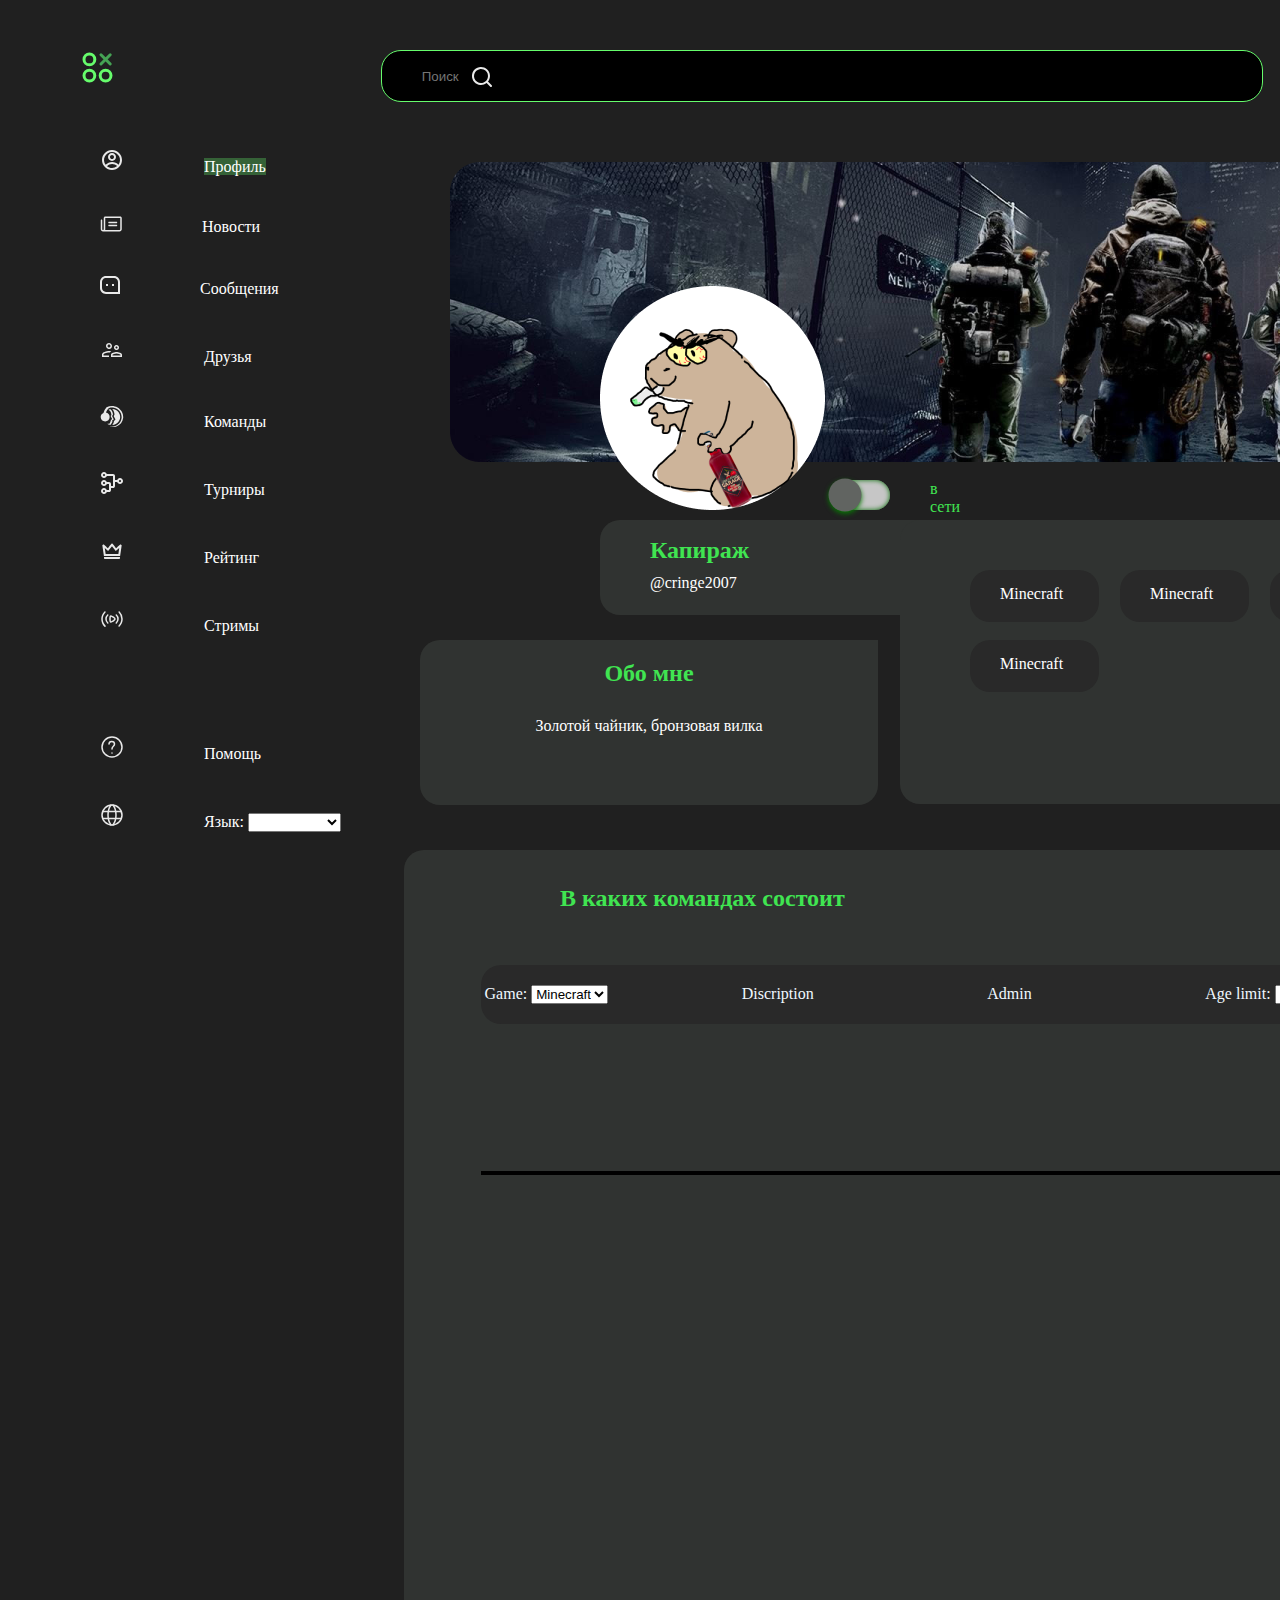
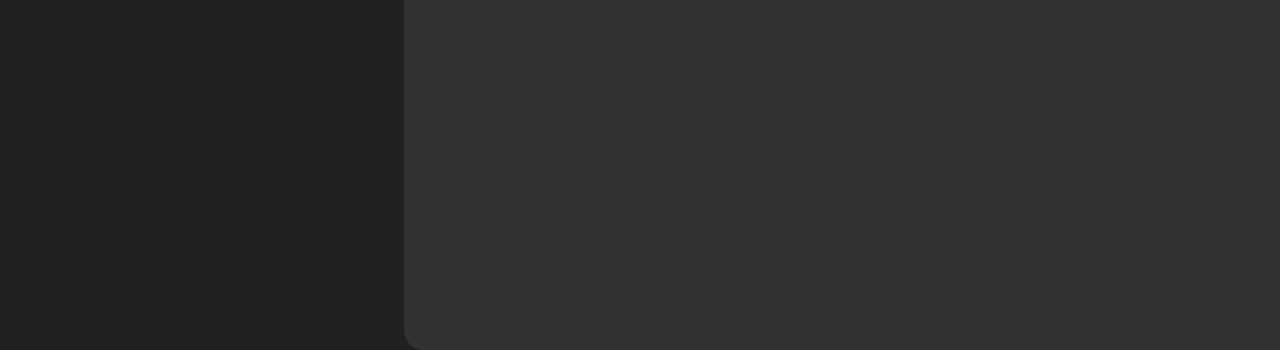
<file: front/index.html>
<!DOCTYPE html>
<html lang="en">

<head>
    <meta charset="UTF-8">
    <meta http-equiv="X-UA-Compatible" content="IE=edge">
    <meta name="viewport" content="width=device-width, initial-scale=1.0">
    <title>Project X</title>
    <link rel="stylesheet" href="./style.css">
    <script defer src="./addingTeams.js"></script>
</head>

<body>
    <header>
        <div class="logo"><a href="/"><img src="./img/logo.svg" alt="Логотип"></a></div>
        <input type="text" placeholder="Поиск" class="Search">
        <img src="./img/search.svg" alt="Поиск" class="logosearch">
        <div class="notifications"><a href=""><img src="./img/notifications.svg" alt="Уведомления"></a></div>
        <div class="Account"><a href=""><img src="./img/Ellipse 20.svg" alt=""></a></div>
        <img src="./img/acc.svg" alt="" class="photo">
        <div class="Tooogle"><a href=""><img src="./img/toogle.svg" alt=""></a></div>
    </header>
    <main>
        <nav class="navbar">
            <ul>
                <li class="navbaropt"><img src="./img/acclogo.svg" alt="" class="qwezxc"><a href=""
                        class="zxc">Профиль</a></li>
                <li class="navbaropt"><img src="./img/news.svg" alt="" class="qwezxc"><a href="">Новости</a></li>
                <li class="navbaropt"><img src="./img/message.svg" alt="" class="qwezxc"><a href="">Сообщения</a></li>
                <li class="navbaropt"><img src="./img/friends.svg" alt="" class="qwezxc"><a href="">Друзья</a></li>
                <li class="navbaropt"><img src="./img/teams.svg" alt="" class="qwezxc"><a href="">Команды</a> </li>
                <li class="navbaropt"><img src="./img/tabler_tournament.svg" alt="" class="qwezxc"><a
                        href="/">Турниры</a></li>
                <li class="navbaropt"><img src="./img/reiting.svg" alt="" class="qwezxc"><a href="">Рейтинг</a> </li>
                <li class="navbaropt"><img src="./img/streams.svg" alt="" class="qwezxc"><a href="">Стримы</a> </li>
                <li class="navbaropt2"><img src="./img/help.svg" alt="" class="qwezxc2"><a href="">Помощь</a></li>
                <li class="navbaropt3"><img src="./img/language.svg" alt="" class="qwezxc3"><a
                        href="./index2.html">Язык:
                        <select>
                            <option value=""></option>
                            <option id="en"><a href="./index2.html">Английский</a></option>
                            <option id="rus">Русский</option>
                        </select></a></li>
            </ul>
        </nav>
        <div class="photoacc">
            <div class="backphoto"><img src="./img/gamestratz.png" alt=""></div>
            <img src="./img/photoacc.png" alt="Аватарка" class="qwe">
            <div class="switch">
                <input id="toggle" type="checkbox" onclick="sss()">
                <p id="p" class="internet">в сети</p>
                <script src="./index2.js"></script>
            </div>
        </div>
        <div class="kapirag">
            <h1>Капираж</h1>
            <p class="cringe">@cringe2007</p>
        </div>
        <div class="game">
            <div class="Minecraft1">
                <p class="sas">Minecraft</p>
            </div>
            <div class="Minecraft2">
                <p class="sas">Minecraft</p>
            </div>
            <div class="Minecraft3">
                <p class="sas">Minecraft</p>
            </div>
            <div class="Minecraft4">
                <p class="sas">Minecraft</p>
            </div>
            <div class="Minecraft5">
                <p class="sas">Minecraft</p>
            </div>
        </div>

        <div class="about_me">
            <h2>Обо мне</h2>
            <p class="newText">Золотой чайник, бронзовая вилка</p>
        </div>

        <div class="teamInfo">
            <h3>В каких командах состоит</h3>
            <div class="nameInfo">
                <div class="tags">
                    <div class="sstags">Game: <select name="" id="">
                            <option value="">Minecraft</option>
                            <option value="">Dota 2</option>
                            <option value="">CS:GO</option>
                            <option value="">Valorant</option>
                        </select></div>
                    <div class="sstags1">Discription</div>
                    <div class="sstags2">Admin</div>
                    <div class="sstags3">Age limit: <select name="" id="">
                            <option value="">0+</option>
                            <option value="">6+</option>
                            <option value="">12+</option>
                            <option value="">16+</option>
                            <option value="">18+</option>

                        </select>
                    </div>
                    <div class="sstags4">Members</div>
                    <div class="sstags5">Date</div>
                </div>
            </div>
            <div class="adding">

                <button onclick="" class="addTeam"><a href="./addTeam.html" class="textBtn">Создать<img
                            src="./img/button.svg" alt=""></a></button>
            </div>
            <div class="line"></div>
            <div class="flexBlock">
            </div>
        </div>
    </main>

    <footer>

    </footer>
</body>

</html>
</file>
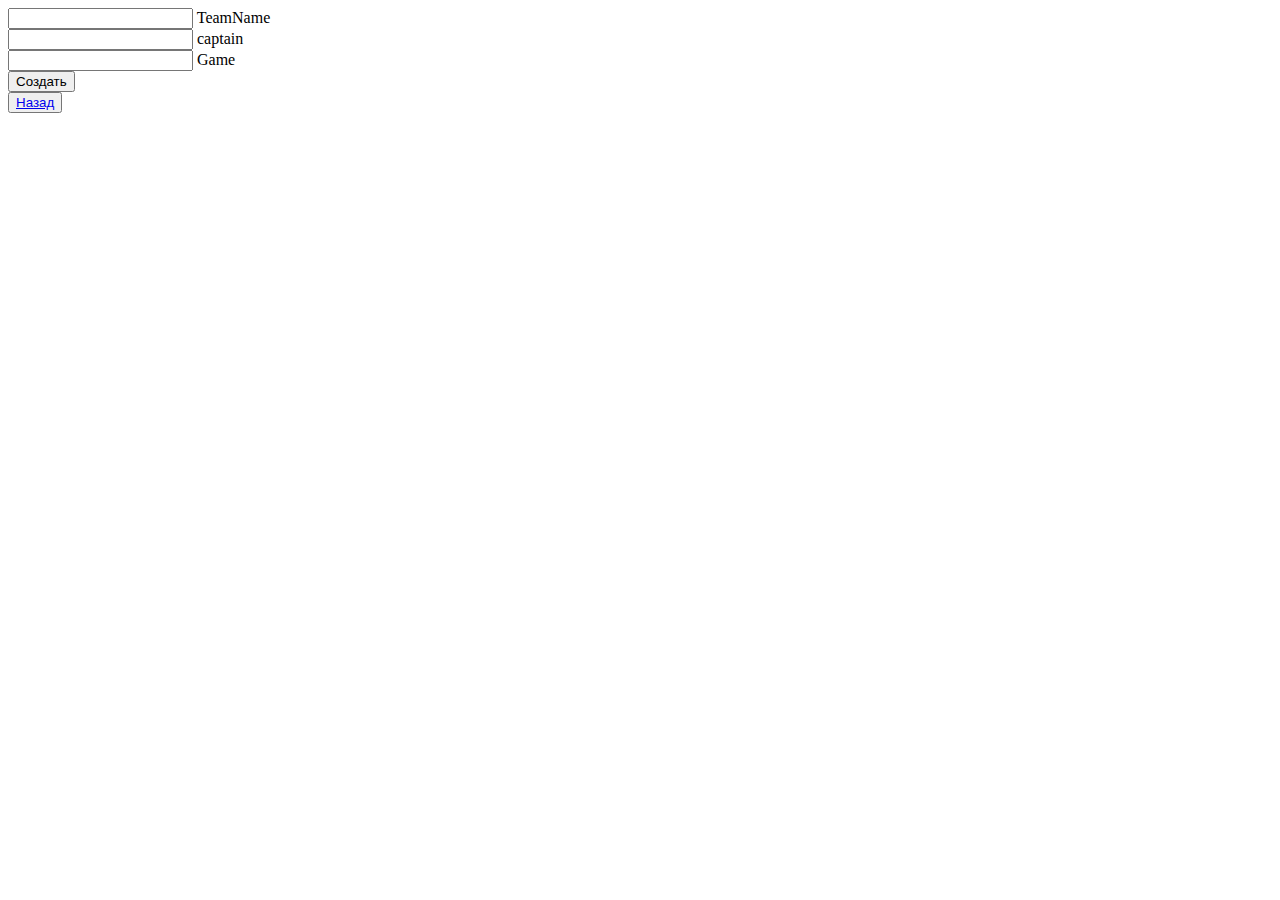
<file: front/addTeam.html>
<!DOCTYPE html>
<html lang="en">
<head>
    <meta charset="UTF-8">
    <meta http-equiv="X-UA-Compatible" content="IE=edge">
    <meta name="viewport" content="width=device-width, initial-scale=1.0">
    <title>CreateTeam</title>
</head>
<body>
    <style>
        .back {
            text-decoration: none;
            
        }
    </style>
    <form action="#" name="CreateTeam">
        <div class="input-box">
            <span class="icon">
                <ion-icon name="mail-outline"></ion-icon>
            </span>
            <input  name="teamName" required />
            <label>TeamName</label>
        </div>
        <div class="input-box">
            <span class="icon">
                <ion-icon name="key-outline"></ion-icon>
            </span>
            <input  name="captain" required />
            <label>captain</label>
        </div>
        <div class="input-box">
            <span class="icon">
                <ion-icon name="key-outline"></ion-icon>
            </span>
            <input name="game" required />
            <label>Game</label>
        </div>
       
        <button  type="submit" class="btn">Создать</button>
      
    </form>
    <button class="back" type="button"><a href="./index.html">Назад</a></button>
</body>
<script src="./createTeam.js" defer></script>
</html>
</file>
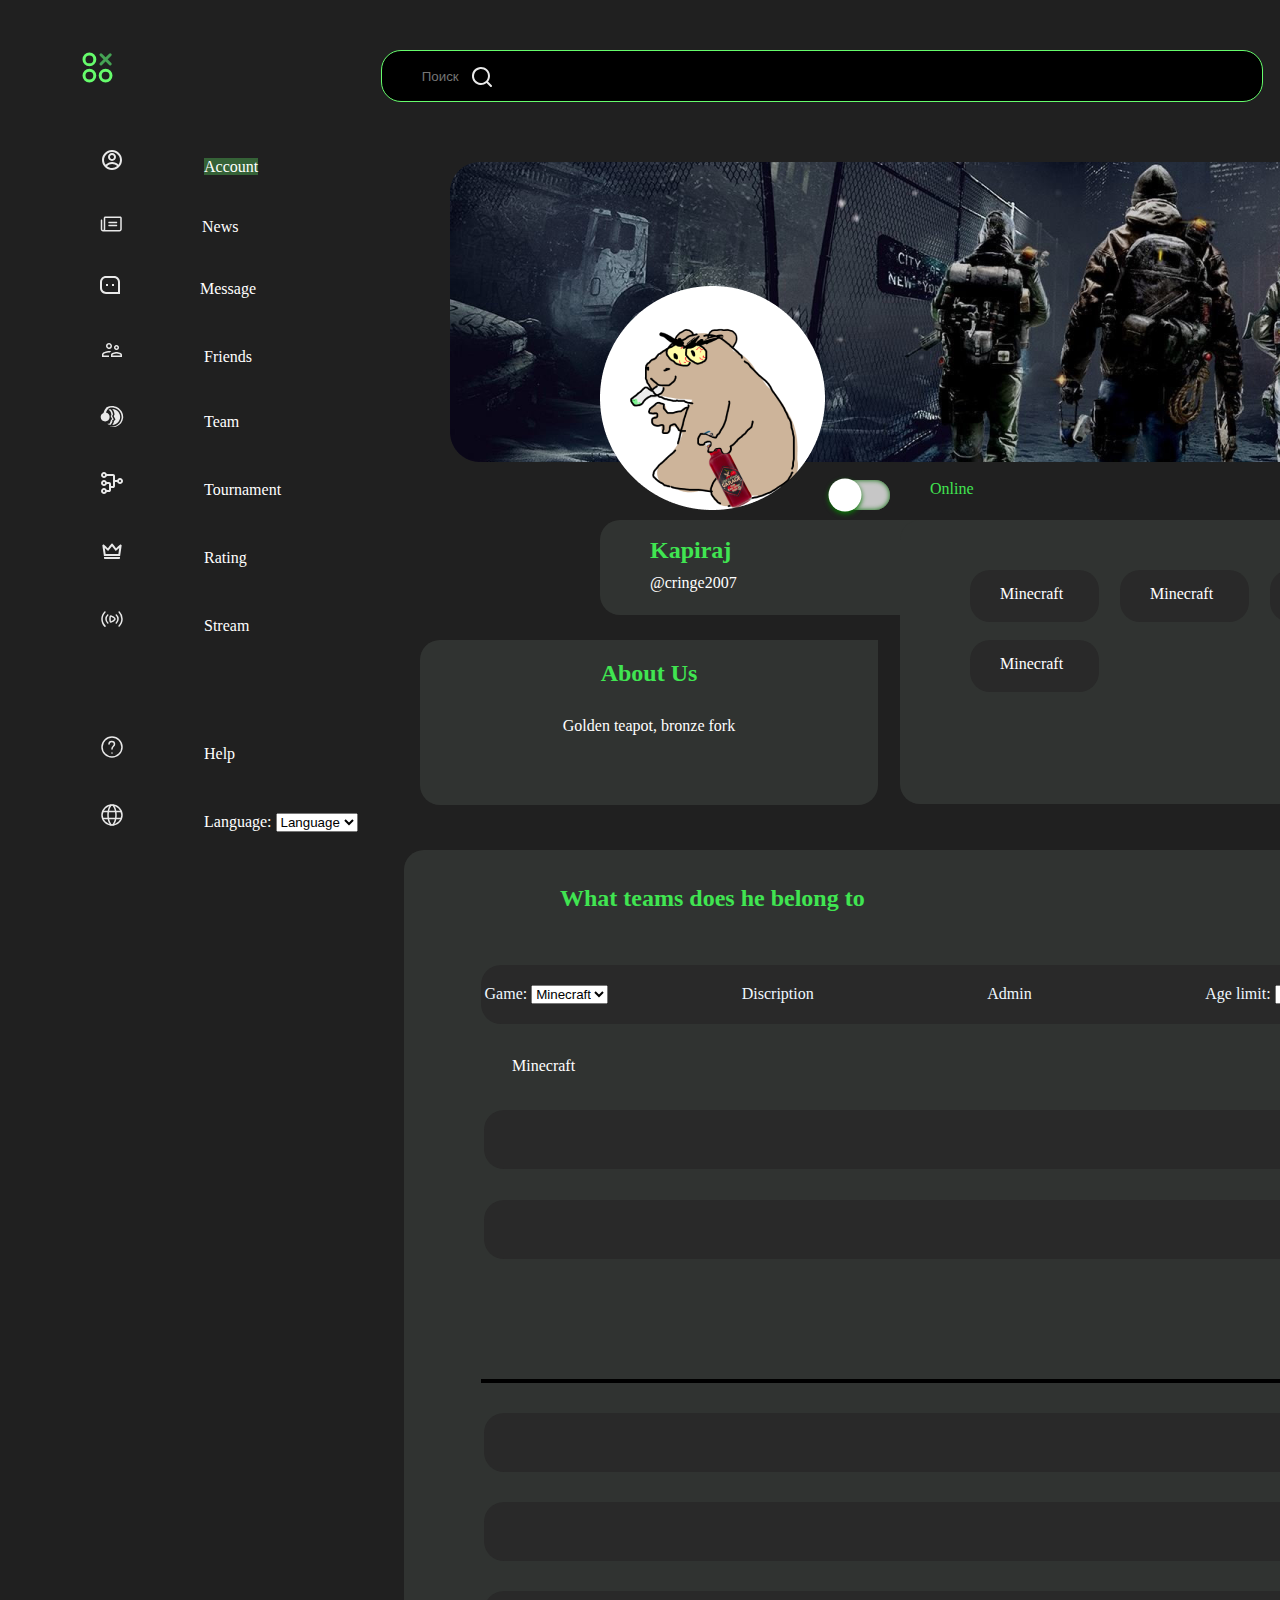
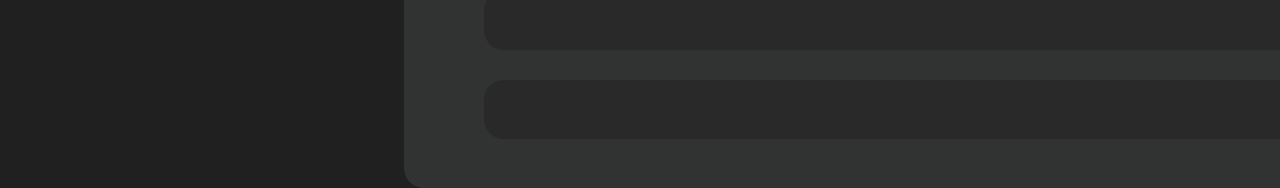
<file: front/index2.html>
<!DOCTYPE html>
<html lang="en">
<head>
    <meta charset="UTF-8">
    <meta http-equiv="X-UA-Compatible" content="IE=edge">
    <meta name="viewport" content="width=device-width, initial-scale=1.0">
    <title>Project X</title>
    <link rel="stylesheet" href="style2.css">
</head>
<body>
<header>
    <div class="logo"><a href="/"><img src="./img/logo.svg" alt="Логотип"></a></div>
    <input type="text" placeholder="Поиск" class="Search" id="pudge">
    <img src="./img/search.svg" alt="Поиск" class="logosearch">
    <div class="notifications"><a href=""><img src="./img/notifications.svg" alt="Уведомления"></a></div>
    <div class="Account"><a href=""><img src="./img/Ellipse 20.svg" alt=""></a></div>
    <img src="./img/acc.svg" alt="" class="photo">
    <div class="Tooogle"><a href=""><img src="./img/toogle.svg" alt=""></a></div>
</header>
<main>
    <nav class="navbar">
        <ul>
            <li class="navbaropt"><img src="./img/acclogo.svg" alt="" class="qwezxc"><a href=""  class="zxc">Account</a></li>
            <li class="navbaropt"><img src="./img/news.svg" alt="" class="qwezxc"><a href="" >News</a></li>
            <li class="navbaropt"><img src="./img/message.svg" alt="" class="qwezxc"><a href="" >Message</a></li>
            <li class="navbaropt"><img src="./img/friends.svg" alt="" class="qwezxc"><a href="" >Friends</a></li>
            <li class="navbaropt"><img src="./img/teams.svg" alt="" class="qwezxc"><a href="">Team</a> </li>
            <li class="navbaropt"><img src="./img/tabler_tournament.svg" alt="" class="qwezxc"><a href="/">Tournament</a></li>
            <li class="navbaropt"><img src="./img/reiting.svg" alt="" class="qwezxc"><a href="">Rating</a> </li>
            <li class="navbaropt"><img src="./img/streams.svg" alt="" class="qwezxc"><a href="" >Stream</a> </li>
            <li class="navbaropt2"><img src="./img/help.svg" alt="" class="qwezxc2"><a href="" >Help</a></li>
            <li class="navbaropt3"><img src="./img/language.svg" alt="" class="qwezxc3"><a href="./index.html">Language: <select name="" id="" href="index.html">
                <option value="">Language</option>
                <option><a href="./index2.html">En</a></option>
                <option><a href="./index.html">Ru</a></option>
            </select></a></li>
            
        </ul>
    </nav>
    <div class="photoacc">
        <div class="backphoto"><img src="./img/gamestratz.png" alt=""></div>
        <img src="./img/photoacc.png" alt="Аватарка" class="qwe">
        <div class="switch" id="banana">
            <input id="toggle" type="checkbox" onclick="sss()"><p id="p" class="internet">Online</p>
            <script src="./index.js"></script>
        </div>
    </div>
    <div class="kapirag">
        <h1>Kapiraj</h1>
        <p class="cringe">@cringe2007</p>
    </div>
    <div class="game">
        <div class="Minecraft1"><p class="sas">Minecraft</p></div>
        <div class="Minecraft2"><p class="sas">Minecraft</p></div>
        <div class="Minecraft3"><p class="sas">Minecraft</p></div>
        <div class="Minecraft4"><p class="sas">Minecraft</p></div>
        <div class="Minecraft5"><p class="sas">Minecraft</p></div>
    </div>

    <div class="about_me">
        <h2>About Us</h2>
        <p class="newText">Golden teapot, bronze fork</p>
    </div>

<div class="teamInfo">
<h3>What teams does he belong to</h3>
    <div class="nameInfo">
        <div class="tags">
    <div class="sstags">Game: <select name="" id="">
        <option value="">Minecraft</option>
        <option value="">Dota 2</option>
        <option value="">CS:GO</option>
        <option value="">Valorant</option>
    </select></div>
    <div class="sstags1">Discription</div>
    <div class="sstags2">Admin</div>
    <div class="sstags3">Age limit: <select name="" id="">
        <option value="">0+</option>
        <option value="">6+</option>
        <option value="">12+</option>
        <option value="">16+</option>
        <option value="">18+</option>
        
    </select></div>
    <div class="sstags4">Members</div>
    <div class="sstags5">Date</div>
        </div>
    </div>
    <p class="nameGame">Minecraft</p>
    <div class="newBlock"></div>
    <div class="newBlock2"></div>
    <div>
        <button onclick="" class="addTeam"><a href="" class="textBtn">Add new Team<img src="./img/button.svg" alt=""></a></button>
    </div>
    <div class="line"></div>
    <div class="flexBlock">
        <div class="moreNewBlock"></div>
        <div class="moreNewBlock"></div>
        <div class="moreNewBlock"></div>
        <div class="moreNewBlock"></div>
    </div>
</div>
</main>

<footer>

</footer>
    
</body>
</html>
</file>
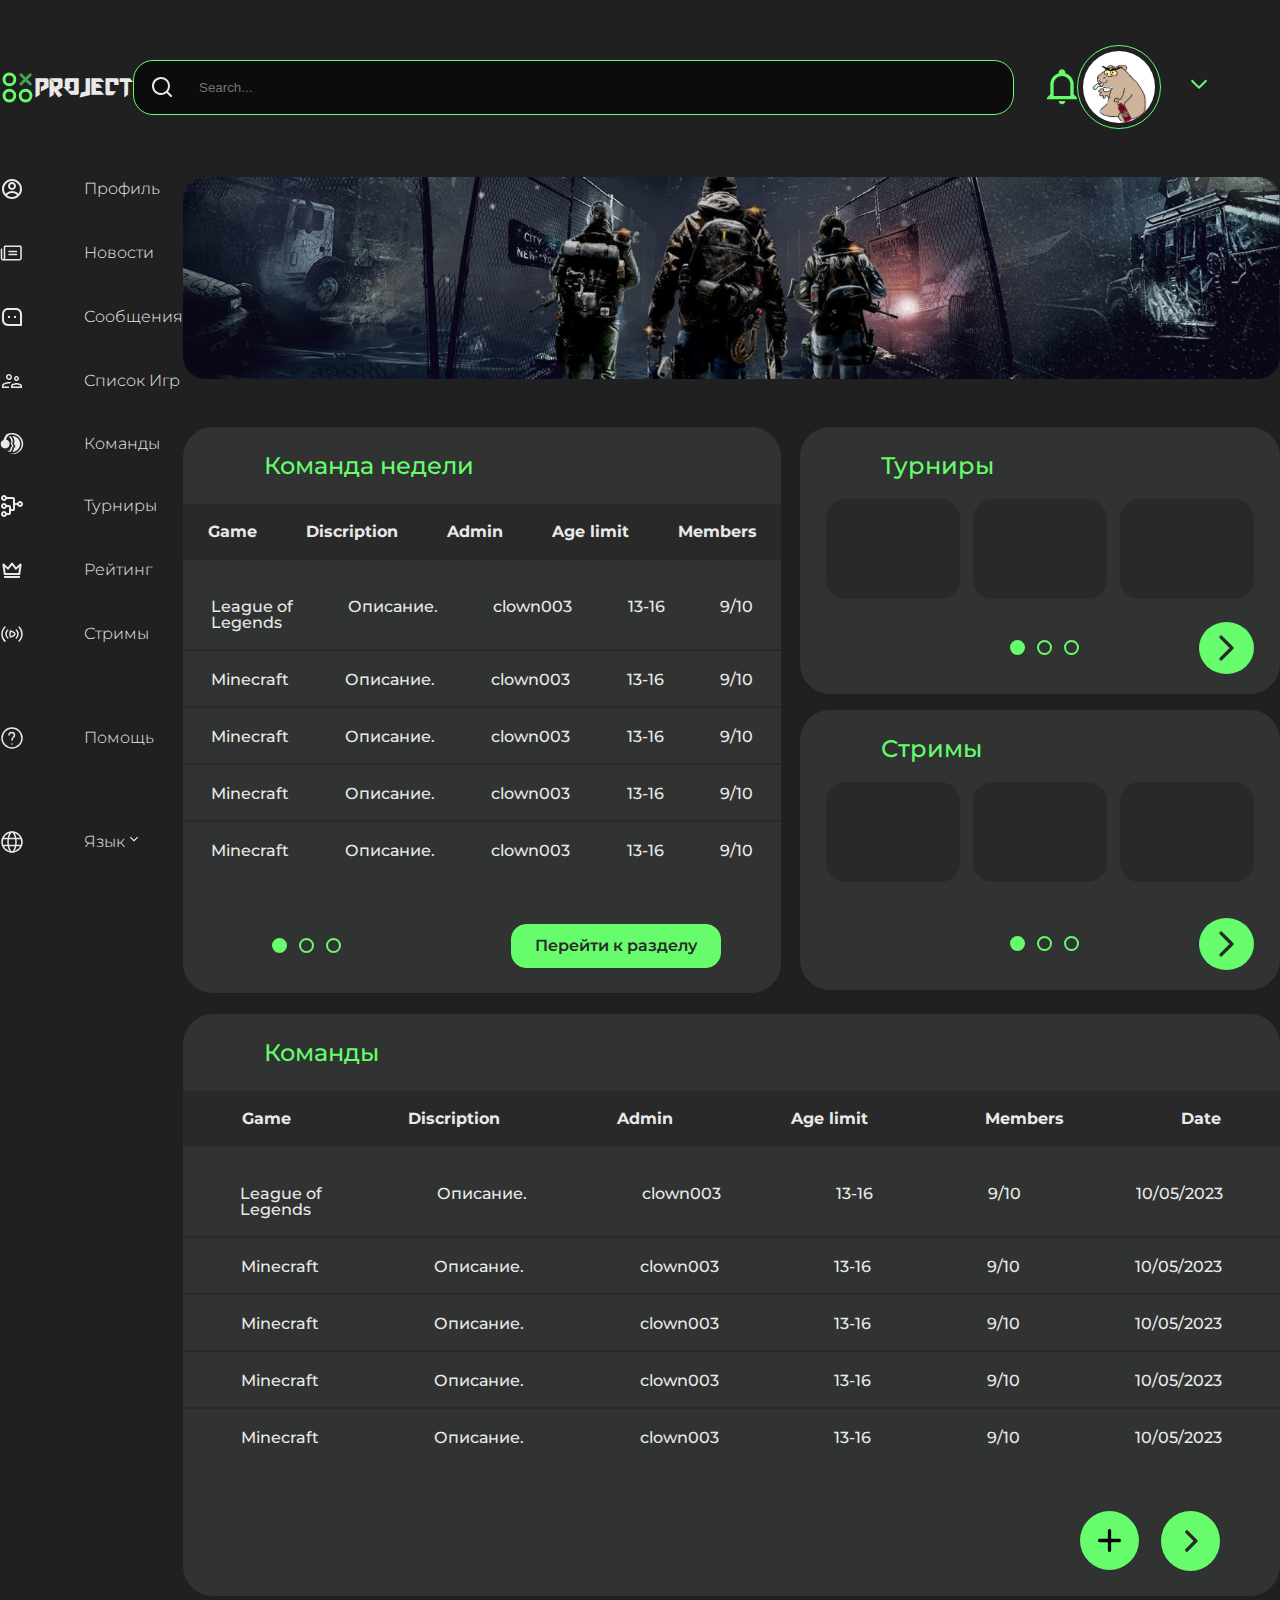
<file: front/main1.html>
<!DOCTYPE html>
<html lang="ru">

<head>
    <meta charset="UTF-8">
    <meta http-equiv="X-UA-Compatible" content="IE=edge">
    <meta name="viewport" content="width=device-width, initial-scale=1.0">
    <link rel="preconnect" href="https://fonts.googleapis.com">
    <link rel="preconnect" href="https://fonts.gstatic.com" crossorigin>
    <link
        href="https://fonts.googleapis.com/css2?family=Montserrat:ital,wght@0,100;0,200;0,300;0,400;0,500;0,600;0,700;0,800;0,900;1,100;1,200;1,300;1,400;1,500;1,600;1,700;1,800;1,900&display=swap"
        rel="stylesheet">
    <link rel="stylesheet" href="./main_style.css">
    <title>Main-Page</title>
</head>

<body>
    <div class="wrapper">
        <header>
            <div class="logo">
                <img src="./img/logo.svg" alt="логотип">
                <a href="#">PROJECT</a>
            </div>

            <div class="search_block">
                <div class="search_field">
                    <form>
                        <img src="./img/search.svg" alt="иконка поиска">
                        <input type="text" placeholder="Search...">
                    </form>
                </div>

                <div class="active_notification">
                    <a href="#"><img src="./img/bell.svg" alt="значок уведомления"></a>
                    <!-- <div class="green_ball"></div> -->
                </div>
            </div>

            <div class="profile_icon">
                <div class="avatar">
                    <a href="#">
                        <img src="./img/avatar.svg" alt="аватар пользователя">
                    </a>
                </div>

                <div class="arrow-pointing-down">
                    <img src="./img/arrow-down.svg" alt="стрелка направленная">
                </div>
            </div>
        </header>

        <div class="splitter">

            <nav>
                <div class="main_nav">
                    <div class="profile">
                        <img src="./img/nav/main-nav/ri_account-circle-line.svg" alt="иконка профиля">
                        <a href="./index.html">Профиль</a>
                    </div>

                    <div class="news">
                        <img src="./img/nav/main-nav/ph_newspaper.svg" alt="иконка новостей">
                        <a href="#">Новости</a>
                    </div>

                    <div class="message">
                        <img src="./img/nav/main-nav/ri_message-3-line.svg" alt="иконка сообщений">
                        <a href="#">Сообщения</a>
                    </div>

                    <div class="friends">
                        <img src="./img/nav/main-nav/mdi_account-supervisor-outline.svg" alt="иконка друзей">
                        <a href="./aqva.html">Список Игр</a>
                    </div>

                    <div class="teams">
                        <img src="./img/nav/main-nav/fa6-brands_teamspeak.svg" alt="иконка команд">
                        <a href="#">Команды</a>
                    </div>

                    <div class="tournaments">
                        <img src="./img/nav/main-nav/tabler_tournament.svg" alt="иконка турниров">
                        <a href="#">Турниры</a>
                    </div>

                    <div class="rating">
                        <img src="./img/nav/main-nav/jam_crown.svg" alt="иконка рейтинга">
                        <a href="#">Рейтинг</a>
                    </div>

                    <div class="streams">
                        <img src="./img/nav/main-nav/solar_play-stream-linear.svg" alt="иконка стримов">
                        <a href="#">Стримы</a>
                    </div>
                </div>

                <div class="supported_nav">
                    <div class="help">
                        <img src="./img/nav/supported-nav/iconoir_help-circle.svg" alt="иконка помощи">
                        <a href="#">Помощь</a>
                    </div>

                    <div class="launguage">
                        <img src="./img/nav/supported-nav/iconoir_language.svg" alt="иконка языка">
                        <a href="#">Язык
                            <!-- Костыль, так как хз как грамотно сделать -->
                            <img src="./img/nav/supported-nav/ic_round-arrow-back-ios.svg" alt="стрелка вниз">
                        </a>
                        <!-- ------------------------------------------------------------------ -->
                    </div>
                </div>
            </nav>

            <main>
                <div class="big_picture">
                    <img src="./img/main/main-picture.png" alt="главная картинка">
                </div>
                <div class="splitter">
                    <div class="top_team">
                        <h1>Команда недели</h1>
                        <div class="team_nav">
                            <div class="game">
                                <span>Game</span>
                            </div>
                            <div class="discription">
                                <span>Discription</span>
                            </div>
                            <div class="admin">
                                <span>Admin</span>
                            </div>
                            <div class="age_limit">
                                <span>Age limit</span>
                            </div>
                            <div class="members">
                                <span>Members</span>
                            </div>
                        </div>
                        <div class="top_teams">
                            <div class="team_0">
                                <!-- Временное решение -->
                                <a href="#">
                                    <span id="game">League of <br>Legends</span>
                                    <span id="discription">Описание.</span>
                                    <span id="admin">clown003</span>
                                    <span id="age_limit">13-16</span>
                                    <span id="members">9/10</span>
                                </a>
                                <!-- ----------------- -->
                            </div>

                            <div class="team_1">
                                <!-- Временное решение -->
                                <a href="#">
                                    <span id="game">Minecraft</span>
                                    <span id="discription">Описание.</span>
                                    <span id="admin">clown003</span>
                                    <span id="age_limit">13-16</span>
                                    <span id="members">9/10</span>
                                </a>
                                <!-- ----------------- -->
                            </div>

                            <div class="team_2">
                                <!-- Временное решение -->
                                <a href="#">
                                    <span id="game">Minecraft</span>
                                    <span id="discription">Описание.</span>
                                    <span id="admin">clown003</span>
                                    <span id="age_limit">13-16</span>
                                    <span id="members">9/10</span>
                                </a>
                                <!-- ----------------- -->
                            </div>

                            <div class="team_3">
                                <!-- Временное решение -->
                                <a href="#">
                                    <span id="game">Minecraft</span>
                                    <span id="discription">Описание.</span>
                                    <span id="admin">clown003</span>
                                    <span id="age_limit">13-16</span>
                                    <span id="members">9/10</span>
                                </a>
                                <!-- ----------------- -->
                            </div>

                            <div class="team_4">
                                <!-- Временное решение -->
                                <a href="#">
                                    <span id="game">Minecraft</span>
                                    <span id="discription">Описание.</span>
                                    <span id="admin">clown003</span>
                                    <span id="age_limit">13-16</span>
                                    <span id="members">9/10</span>
                                </a>
                                <!-- ----------------- -->
                            </div>
                        </div>
                        <div class="switch">
                            <div class="points">
                                <div class="point" id="first_point"></div>
                                <div class="point" id="second_point"></div>
                                <div class="point" id="thirty_point"></div>
                            </div>

                            <div class="chapter">
                                <a href="#">Перейти к разделу</a>
                            </div>
                        </div>
                    </div>
                    <div class="small_blocks">
                        <div class="tournaments">
                            <h1>Турниры</h1>
                            <div class="slider_tournaments">
                                <div class="rectangle" id="first_rectangle"></div>
                                <div class="rectangle" id="second_rectangle"></div>
                                <div class="rectangle" id="thirty_rectangle"></div>
                            </div>
                            <div class="switch">
                                <div class="points">
                                    <div class="point" id="first_point"></div>
                                    <div class="point" id="second_point"></div>
                                    <div class="point" id="thirty_point"></div>
                                </div>

                                <div class="chapter">
                                    <img src="./img/main/arrow-right.svg" alt="кнопка перемещения">
                                </div>
                            </div>
                        </div>
                        <div class="streams">
                            <h1>Стримы</h1>
                            <div class="slider_tournaments">
                                <div class="rectangle" id="first_rectangle"></div>
                                <div class="rectangle" id="second_rectangle"></div>
                                <div class="rectangle" id="thirty_rectangle"></div>
                            </div>
                            <div class="switch">
                                <div class="points">
                                    <div class="point" id="first_point"></div>
                                    <div class="point" id="second_point"></div>
                                    <div class="point" id="thirty_point"></div>
                                </div>

                                <div class="chapter">
                                    <img src="./img/main/arrow-right.svg" alt="кнопка перемещения">
                                </div>
                            </div>
                        </div>
                    </div>
                </div>
                <div class="teams">
                    <div class="top_team">
                        <h1>Команды</h1>
                        <div class="team_nav">
                            <div class="game">
                                <span>Game</span>
                            </div>
                            <div class="discription">
                                <span>Discription</span>
                            </div>
                            <div class="admin">
                                <span>Admin</span>
                            </div>
                            <div class="age_limit">
                                <span>Age limit</span>
                            </div>
                            <div class="members">
                                <span>Members</span>
                            </div>
                            <div class="data">
                                <span>Date</span>
                            </div>
                        </div>
                        <div class="top_teams">
                            <div class="team_0">
                                <!-- Временное решение -->
                                <a href="#">
                                    <span id="game">League of <br>Legends</span>
                                    <span id="discription">Описание.</span>
                                    <span id="admin">clown003</span>
                                    <span id="age_limit">13-16</span>
                                    <span id="members">9/10</span>
                                    <span id="data">10/05/2023</span>
                                </a>
                                <!-- ----------------- -->
                            </div>

                            <div class="team_1">
                                <!-- Временное решение -->
                                <a href="#">
                                    <span id="game">Minecraft</span>
                                    <span id="discription">Описание.</span>
                                    <span id="admin">clown003</span>
                                    <span id="age_limit">13-16</span>
                                    <span id="members">9/10</span>
                                    <span id="data">10/05/2023</span>
                                </a>
                                <!-- ----------------- -->
                            </div>

                            <div class="team_2">
                                <!-- Временное решение -->
                                <a href="#">
                                    <span id="game">Minecraft</span>
                                    <span id="discription">Описание.</span>
                                    <span id="admin">clown003</span>
                                    <span id="age_limit">13-16</span>
                                    <span id="members">9/10</span>
                                    <span id="data">10/05/2023</span>
                                </a>
                                <!-- ----------------- -->
                            </div>

                            <div class="team_3">
                                <!-- Временное решение -->
                                <a href="#">
                                    <span id="game">Minecraft</span>
                                    <span id="discription">Описание.</span>
                                    <span id="admin">clown003</span>
                                    <span id="age_limit">13-16</span>
                                    <span id="members">9/10</span>
                                    <span id="data">10/05/2023</span>
                                </a>
                                <!-- ----------------- -->
                            </div>

                            <div class="team_4">
                                <!-- Временное решение -->
                                <a href="#">
                                    <span id="game">Minecraft</span>
                                    <span id="discription">Описание.</span>
                                    <span id="admin">clown003</span>
                                    <span id="age_limit">13-16</span>
                                    <span id="members">9/10</span>
                                    <span id="data">10/05/2023</span>
                                </a>
                                <!-- ----------------- -->
                            </div>
                        </div>
                        <div class="switch">
                            <a href="#">
                                <img src="./img/main/Plus.svg" alt="кнопка добавить">
                            </a>
                            <a href="#">
                                <img id="arrow_right" src="./img/main/arrow-right.svg" alt="стрелочка вправо">
                            </a>
                        </div>
                </div>
            </main>

        </div>
    </div>
</body>

</html>
</file>
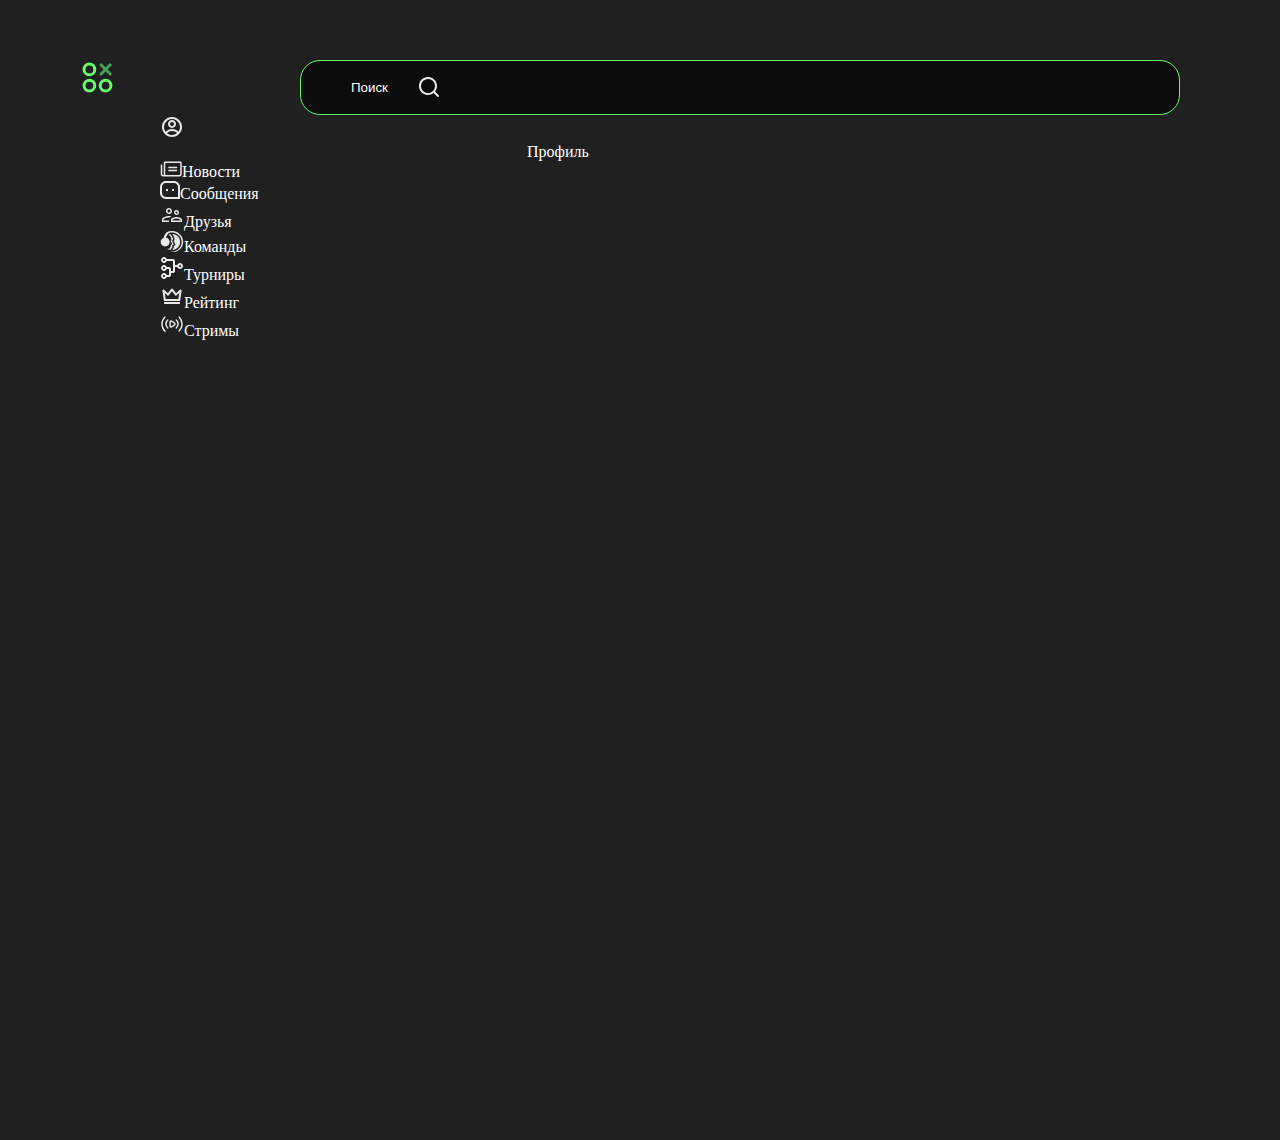
<file: front/team.html>
<!DOCTYPE html>
<html lang="en">

<head>
    <meta charset="UTF-8">
    <meta http-equiv="X-UA-Compatible" content="IE=edge">
    <meta name="viewport" content="width=device-width, initial-scale=1.0">
    <title>Team</title>
    <link rel="stylesheet" href="team.css">
</head>

<body>
    <header>
        <div class="logo"><a href="/"><img src="./img/logo.svg" alt="Логотип"></a></div>
        <div class="">
            <input type="text" placeholder="Поиск" class="Search">
            <img src="./img/search.svg" alt="Поиск" class="logosearch">
        </div>
        <div class="notifications"><a href=""><img src="./img/notifications.svg" alt="Уведомления"></a></div>
        <div class="zxc">
            <div class="Account"><a href=""><img src="./img/Ellipse 20.svg" alt=""></a></div>
            <img src="./img/acc.svg" alt="" class="photo">
            <div class="Tooogle"><a href=""><img src="./img/toogle.svg" alt=""></a></div>
        </div>
    </header>

    <main>
        <nav class="navbar">
            <ul>
                <li class="navbaropt"><img src="./img/acclogo.svg" alt="" class="qwezxc"><a href=""  class="zxc">Профиль</a></li>
                <li class="navbaropt"><img src="./img/news.svg" alt="" class="qwezxc"><a href="" >Новости</a></li>
                <li class="navbaropt"><img src="./img/message.svg" alt="" class="qwezxc"><a href="" >Сообщения</a></li>
                <li class="navbaropt"><img src="./img/friends.svg" alt="" class="qwezxc"><a href="" >Друзья</a></li>
                <li class="navbaropt"><img src="./img/teams.svg" alt="" class="qwezxc"><a href="">Команды</a> </li>
                <li class="navbaropt"><img src="./img/tabler_tournament.svg" alt="" class="qwezxc"><a href="">Турниры</a> </li>
                <li class="navbaropt"><img src="./img/reiting.svg" alt="" class="qwezxc"><a href="">Рейтинг</a> </li>
                <li class="navbaropt"><img src="./img/streams.svg" alt="" class="qwezxc"><a href="" >Стримы</a> </li>
            </ul>
        </nav>
    </main>
</body>

</html>
</file>
<file: front/style.css>
* {
    margin: 0;
    padding: 0;
    border: border-box;
}

a {
    text-decoration: none;
    color: white;
    list-style-type: none;
}

nav,
ul,
li {
    list-style-type: none;
}
p {
    color: rgb(255, 255, 255);
}

body {
    background-color: #202020;
    width: 1920px;
    height: 1080px;
}


header {
    margin-left: 80px;
    margin-right: 80px;
    margin-top: 50px;
    display: flex;
    justify-content: space-between;
}

.Search{
    width: 880px;
    height: 50px;
    border: 1px solid #66FC6C;
    border-radius: 20px;
    background-color: rgb(0, 0, 0);
}

.Search[type="text"] {
    color: #ffffff;
}

.Search::placeholder {
    padding-left: 40px;
}

.notifications {
    margin-left: -120px;
}

.logosearch {
    position: absolute;
    left: 470px;
    top: 65px;
}

.Account {
    margin-top: -10px;
    margin-right: -250px;
}

.photo {
    position: absolute;
    left: 1736px;
    top: 46px;

}

.Tooogle {
    margin-top: 20px;
    margin-left: 20px;
}

.navbar {
    display: flex;
    margin-left: 80px;
}

.navbaropt {
    padding: 20px;
}

.zxc {
    background: rgba(102, 252, 108, 0.3);
}

.navbaropt2 {
    margin-left: 20px;
    margin-top: 80px;
}

.navbaropt3 {
    margin-left: 20px;
    margin-top: 40px;
}

.backphoto {
    margin-left: 450px;
    margin-top: -670px;
}

.qwe {
    margin-left: 600px;
    margin-top: -180px;
}

.qwezxc {
    margin-right: 80px;
}

.qwezxc2 {
    margin-right: 80px;
}

.qwezxc3 {
    margin-right: 80px;
}

.switch {
    position: absolute;
    left: 830px;
    top: 480px;
}

#p {
    color: #40e551;
}


#toggle[type="checkbox"] {
    position: relative;
    width: 60px;
    height: 30px;
    -webkit-appearance: none;
    outline: none;
    background: #c6c6c6;
    border-radius: 20px;
    transition: .5s;
    box-shadow: inset 0 0 5px rgb(7, 110, 7);
}

#toggle:checked[type="checkbox"] {
    background: #9de540
}

#toggle[type="checkbox"]:before {
    content: '';
    position: absolute;
    width: 30px;
    height: 30px;
    border-radius: 20px;
    top: 0;
    left: 0;
    background: #616461;
    transition: .5s;
    transform: scale(1.1);
    box-shadow: 0 2px 5px rgb(8, 119, 4);
}

#toggle:checked[type="checkbox"]:before {
    left: 40px;
}

.internet {
    position: absolute;
    left: 100px;
    top: 0px;
}

.kapirag {
    position: absolute;
    left: 600px;
    top: 520px;
    width: 373px;
    height: 95px;
    background-color: #303331;
    border-radius: 20px;
}

h1 {
    color: #40e551;
    padding-left: 50px;
    font-size: 24px;
    padding-top: 17px;
}

.cringe {
    padding-left: 50px;
    padding-top: 10px;
}

.game {
    position: absolute;
    width: 801px;
    height: 284px;
    background: #303331;
    border-radius: 20px;
    left: 900px;
    top: 520px;
}

.Minecraft1 {
    position: absolute;
    width: 129px;
    height: 52px;
    background: #292929;
    border-radius: 20px;
    left: 70px;
    top: 50px;

}

.Minecraft2 {
    position: absolute;
    width: 129px;
    height: 52px;
    background: #292929;
    border-radius: 20px;
    left: 220px;
    top: 50px;
}

.Minecraft3 {
    position: absolute;
    width: 129px;
    height: 52px;
    background: #292929;
    border-radius: 20px;
    left: 370px;
    top: 50px;
}

.Minecraft4 {
    position: absolute;
    width: 129px;
    height: 52px;
    background: #292929;
    border-radius: 20px;
    left: 520px;
    top: 50px;
}

.Minecraft5 {
    position: absolute;
    width: 129px;
    height: 52px;
    background: #292929;
    border-radius: 20px;
    left: 70px;
    top: 120px;
}

.sas {
    padding-left: 30px;
    padding-top: 15px;
}

.about_me {
    position: absolute;
    width: 458px;
    height: 165px;
    left: 420px;
    top: 640px;

    background: #303331;
    border-radius: 20px 0px 20px 20px;
}

h2 {
    color: #40e551;
    display: flex;
    justify-content: center;
    padding-top: 20px;
}

.newText {
    display: flex;
    justify-content: center;
    margin-top: 30px;
}

.teamInfo {
    position: absolute;
    width: 1440px;
    height: 1100px;
    left: 404px;
    top: 850px;
    background: #303331;
    border-radius: 20px;
}

h3 {
    color: #40e551;
    padding-left: 156px;
    padding-top: 35px;
    font-size: 24px;
    font-weight: 600;
}

.nameInfo {
    width: 1280px;
    height: 59px;
    margin: 113px 77px;

    background: #292929;
    border-radius: 20px;
}

.tags {
    display: flex;
    justify-content: space-evenly;
    font-style: normal;
    font-weight: 400;
    font-size: 16px;
    margin-top: -60px;
    color: aliceblue;
}

.sstags {
    margin-top: 20px;
    margin-left: -170px;
}

.sstags1 {
    margin-top: 20px;
    margin-left: -40px;
}

.sstags2 {
    margin-top: 20px;
}

.sstags3 {
    margin-top: 20px;
}

.sstags4 {
    margin-top: 20px;
}

.sstags5 {
    margin-right: -170px;
    margin-top: 20px;
}

.nameGame {
    margin-left: 108px;
    margin-top: -80px;
}
.adding{
    margin-top: -270px;
}

.addTeam {
    width: 189px;
    height: 59px;
    box-sizing: border-box;
    border: 2px solid #45A254;
    border-radius: 20px;
    background: #303331;
    margin-top: 205px;
    margin-left: 1165px;
}



.textBtn {
    display: flex;
    justify-content: space-around;
    align-items: center;
}

.line {
    width: 1280px;
    height: 0px;
    border: 2px solid #000000;
    margin-top: 40px;
    margin-left: 77px;
}

.flexBlock {
    display: flex;
    flex-direction: column;
    align-items: center;
}

.moreNewBlock {
    display: flex;
    justify-content: center;
    align-items: center;
    width: 1280px;
    height: 59px;
    background: #292929;
    border-radius: 20px;
    margin-top: 30px;
}
.moreNewBlock p {
    left: 0;
    float: left;
    margin-left: 200px;
    padding-right: 200px;
    width: 100px;
}

footer {
    height: 200px;
}
</file>
<file: front/style2.css>
* {
    margin: 0;
    padding: 0;
    border: border-box;
}

a {
    text-decoration: none;
    color: white;
    list-style-type: none;
}

nav,
ul,
li {
    list-style-type: none;
}
p {
    color: rgb(255, 255, 255);
}

body {
    background-color: #202020;
    width: 1920px;
    height: 1080px;
}


header {
    margin-left: 80px;
    margin-right: 80px;
    margin-top: 50px;
    display: flex;
    justify-content: space-between;
}

.Search{
    width: 880px;
    height: 50px;
    border: 1px solid #66FC6C;
    border-radius: 20px;
    background-color: rgb(0, 0, 0);
}

.Search[type="text"] {
    color: #ffffff;
}

.Search::placeholder {
    padding-left: 40px;
}

.notifications {
    margin-left: -120px;
}

.logosearch {
    position: absolute;
    left: 470px;
    top: 65px;
}

.Account {
    margin-top: -10px;
    margin-right: -250px;
}

.photo {
    position: absolute;
    left: 1736px;
    top: 46px;

}

.Tooogle {
    margin-top: 20px;
    margin-left: 20px;
}

.navbar {
    display: flex;
    margin-left: 80px;
}

.navbaropt {
    padding: 20px;
}

.zxc {
    background: rgba(102, 252, 108, 0.3);
}

.navbaropt2 {
    margin-left: 20px;
    margin-top: 80px;
}

.navbaropt3 {
    margin-left: 20px;
    margin-top: 40px;
}

.backphoto {
    margin-left: 450px;
    margin-top: -670px;
}

.qwe {
    margin-left: 600px;
    margin-top: -180px;
}

.qwezxc {
    margin-right: 80px;
}

.qwezxc2 {
    margin-right: 80px;
}

.qwezxc3 {
    margin-right: 80px;
}

.switch {
    position: absolute;
    left: 830px;
    top: 480px;
}

#p {
    color: #40e551;
}


#toggle[type="checkbox"] {
    position: relative;
    width: 60px;
    height: 30px;
    -webkit-appearance: none;
    outline: none;
    background: #c6c6c6;
    border-radius: 20px;
    transition: .5s;
    box-shadow: inset 0 0 5px rgb(7, 110, 7);
}

#toggle:checked[type="checkbox"] {
    background: #9de540
}

#toggle[type="checkbox"]:before {
    content: '';
    position: absolute;
    width: 30px;
    height: 30px;
    border-radius: 20px;
    top: 0;
    left: 0;
    background: #ffffff;
    transition: .5s;
    transform: scale(1.1);
    box-shadow: 0 2px 5px rgb(8, 119, 4);
}

#toggle:checked[type="checkbox"]:before {
    left: 40px;
}

.internet {
    position: absolute;
    left: 100px;
    top: 0px;
}

.kapirag {
    position: absolute;
    left: 600px;
    top: 520px;
    width: 373px;
    height: 95px;
    background-color: #303331;
    border-radius: 20px;
}

h1 {
    color: #40e551;
    padding-left: 50px;
    font-size: 24px;
    padding-top: 17px;
}

.cringe {
    padding-left: 50px;
    padding-top: 10px;
}

.game {
    position: absolute;
    width: 801px;
    height: 284px;
    background: #303331;
    border-radius: 20px;
    left: 900px;
    top: 520px;
}

.Minecraft1 {
    position: absolute;
    width: 129px;
    height: 52px;
    background: #292929;
    border-radius: 20px;
    left: 70px;
    top: 50px;

}

.Minecraft2 {
    position: absolute;
    width: 129px;
    height: 52px;
    background: #292929;
    border-radius: 20px;
    left: 220px;
    top: 50px;
}

.Minecraft3 {
    position: absolute;
    width: 129px;
    height: 52px;
    background: #292929;
    border-radius: 20px;
    left: 370px;
    top: 50px;
}

.Minecraft4 {
    position: absolute;
    width: 129px;
    height: 52px;
    background: #292929;
    border-radius: 20px;
    left: 520px;
    top: 50px;
}

.Minecraft5 {
    position: absolute;
    width: 129px;
    height: 52px;
    background: #292929;
    border-radius: 20px;
    left: 70px;
    top: 120px;
}

.sas {
    padding-left: 30px;
    padding-top: 15px;
}

.about_me {
    position: absolute;
    width: 458px;
    height: 165px;
    left: 420px;
    top: 640px;

    background: #303331;
    border-radius: 20px 0px 20px 20px;
}

h2 {
    color: #40e551;
    display: flex;
    justify-content: center;
    padding-top: 20px;
}

.newText {
    display: flex;
    justify-content: center;
    margin-top: 30px;
}

.teamInfo {
    position: absolute;
    width: 1440px;
    height: 938px;
    left: 404px;
    top: 850px;
    background: #303331;
    border-radius: 20px;
}

h3 {
    color: #40e551;
    padding-left: 156px;
    padding-top: 35px;
    font-size: 24px;
    font-weight: 600;
}

.nameInfo {
    width: 1280px;
    height: 59px;
    margin: 113px 77px;

    background: #292929;
    border-radius: 20px;
}

.tags {
    display: flex;
    justify-content: space-evenly;
    font-style: normal;
    font-weight: 400;
    font-size: 16px;
    margin-top: -60px;
    color: aliceblue;
}

.sstags {
    margin-top: 20px;
    margin-left: -170px;
}

.sstags1 {
    margin-top: 20px;
    margin-left: -40px;
}

.sstags2 {
    margin-top: 20px;
}

.sstags3 {
    margin-top: 20px;
}

.sstags4 {
    margin-top: 20px;
}

.sstags5 {
    margin-right: -170px;
    margin-top: 20px;
}

.nameGame {
    margin-left: 108px;
    margin-top: -80px;
}

.newBlock {
    position: absolute;
    width: 1280px;
    height: 59px;
    left: 80px;
    top: 260px;

    background: #292929;
    border-radius: 20px;
}

.newBlock2 {
    position: absolute;
    width: 1280px;
    height: 59px;
    left: 80px;
    top: 350px;

    background: #292929;
    border-radius: 20px;
}

.addTeam {
    width: 189px;
    height: 59px;
    box-sizing: border-box;
    border: 2px solid #45A254;
    border-radius: 20px;
    background: #303331;
    margin-top: 205px;
    margin-left: 1165px;
}



.textBtn {
    display: flex;
    justify-content: space-around;
    align-items: center;
}

.line {
    width: 1280px;
    height: 0px;
    border: 2px solid #000000;
    margin-top: 40px;
    margin-left: 77px;
}

.flexBlock {
    display: flex;
    flex-direction: column;
    align-items: center;
}

.moreNewBlock {
    width: 1280px;
    height: 59px;

    background: #292929;
    border-radius: 20px;
    margin-top: 30px;
}

footer {
    height: 200px;
}
</file>
<file: front/main_style.css>
@font-face {
    font-family: "ObitaemOstrov";
    src: url("./fonts/ofont.ru_ObitaemOstrov.ttf");
}

@font-face {
    font-family: "Montserrat";
    src: url("./fonts/Montserrat-Black.ttf");
}

textarea:focus, input:focus
{
  outline: none;
}

* {
    padding: 0;
    margin: 0;
    border: 0;
    box-sizing: border-box;
}

a {
    text-decoration: none;
}

li {
    list-style: none;
}

img {
    vertical-align: top;
}

body {
    height: 100%;
    line-height: 1;
    background: #202020;
}

.wrapper {
    min-height: 100%;
    overflow: hidden;
    width: 100%;
    max-width: 1740px;
    margin: 0 auto;
    font-family: "Montserrat";
}

/*    HEADER    */

header {
    display: flex;
    justify-content: space-between;
    align-items: center;
    margin-top: 45px;
}

.logo {
    display: flex;
    align-items: center;
    /* margin-left: 80px; */
}

.logo a {
    color: #E9E9E9;
    font-size: 24px;
    font-family: "ObitaemOstrov";
}

.search_block {
    display: flex;
    align-items: center;
}

.search_field {
    display: flex;
    align-items: center;
    margin-right: 33px;
    width: 881px;
    max-width: 100%;
    height: 55px;
    background: #0C0C0C;
    border-radius: 20px;
    border: 1px solid #66FC6C;
}

.search_field img {
    margin-top: 5px;
    margin-left: 16px;
    cursor: pointer;
}

.search_field input {
    margin-left: 20px;
    padding-right: 620px;
    padding-top: 10px;
    padding-bottom: 10px;
    background: #0C0C0C;
    color: #E9E9E9;
}

.active_notification {
    display: flex;
}

/* .active_notification .green_ball {
    width: 15px;
    height: 15px;
    background-color: #66FC6C;
    border-radius: 30px;
    margin-left: -14px;
} */

.profile_icon {
    display: flex;
    align-items: center;
    margin-right: 80px;
}

.avatar {
    border-radius: 100%;
    border: 1px solid #66FC6C;
    padding: 5px;
    margin-right: 30px;
}

.arrow-pointing-down {
    cursor: pointer;
}

/* SPLITTER */

.splitter {
    display: flex;
    justify-content: space-between;
    margin-top: 48px;
}

/* NAV */

nav a {
    color: #E9E9E9;
    margin-left: 60px;
    font-weight: 300;
}

.main_nav div {
    display: flex;
    align-items: center;
    margin-bottom: 40px;
}

.supported_nav div {
    display: flex;
    align-items: center;
    margin-top: 80px;
    margin-bottom: 40px;
}

/* MAIN */

main span {
    color: #E9E9E9;
}

main h1 {
    padding-top: 27px;
    margin-left: 81px;
    font-size: 24px;
    color: #66FC6C;
    font-weight: 500;
}

main .big_picture img {
    width: 100%;
}

main .top_team {
    width: 100%;
    max-width: 100%;
    background: #303331;
    border-radius: 30px;
}

main .team_nav {
    display: flex;
    justify-content: space-around;
    font-weight: 700;
    margin-top: 26px;
    margin-bottom: 18px;
    padding-top: 20px;
    padding-bottom: 20px;
    background: #292929;
}

main .small_blocks {
    margin-left: 19px;
}

/* TOP_TEAMS */

.top_teams {
    font-size: 16px;
    font-weight: 500;
}

.top_teams a {
    display: flex;
    justify-content: space-around;
}

.top_teams span {
    margin-top: 21px;
    margin-bottom: 18px;
}

.top_teams div {
    border-bottom: 2px solid #292929;
}

.top_teams .team_4 {
    border: none;
}

.top_team .switch {
    display: flex;
    justify-content: flex-end;
    align-items: center;
    margin-left: 60px;
    margin-right: 60px;
    padding-bottom: 25px;
    margin-top: 47px;
}

.points {
    display: flex;
    margin-right: 85px;
}

.points .point {
    width: 15px;
    height: 15px;
    border-radius: 100%;
    border: 2px solid #66FC6C;
}

#first_point {
    cursor: pointer;
    background: #66FC6C;
}

#second_point {
    cursor: pointer;
    margin-left: 12px;
    margin-right: 12px;
}

#thirty_point {
    cursor: pointer;
}

.top_team .chapter {
    display: flex;
    justify-content: flex-end;
    margin-left: 85px;
}

.top_team .chapter a {
    padding-top: 13px;
    padding-bottom: 13px;
    padding-left: 23px;
    padding-right: 23px;
    border: 1px solid #66FC6C;
    background: #66FC6C;
    border-radius: 15px;
    color: #292929;
    font-weight: 600;
}

/* TOURNAMENTS */

main .tournaments {
    width: 100%;
    min-width: 480px;
    background: #303331;
    border-radius: 30px;
}

.slider_tournaments {
    display: flex;
    justify-content: center;
    margin-top: 21px;
}

.rectangle {
    width: 134px;
    height: 100px;
    background: #292929;
    border-radius: 20px;
}

#second_rectangle {
    margin-right: 13px;
    margin-left: 13px;
}

.tournaments .switch {
    display: flex;
    justify-content: flex-end;
    align-items: center;
    margin-top: 23px;
    padding-bottom: 20px;
    margin-right: 26px;
}

.tournaments .chapter {
    padding-left: 20px;
    padding-right: 20px;
    padding-top: 13px;
    padding-bottom: 13px;
    margin-left: 35px;
    border-radius: 100%;
    background: #66FC6C;
    cursor: pointer;
}

/* STREAMS */

main .streams {
    width: 100%;
    min-width: 480px;
    background: #303331;
    border-radius: 30px;
}

.streams {
    margin-top: 16px;
}

.streams .switch {
    display: flex;
    justify-content: flex-end;
    align-items: center;
    margin-top: 36px;
    padding-bottom: 20px;
    margin-right: 26px;
}

.streams .chapter {
    padding-left: 20px;
    padding-right: 20px;
    padding-top: 13px;
    padding-bottom: 13px;
    margin-left: 35px;
    border-radius: 100%;
    background: #66FC6C;
    cursor: pointer;
}

/* TEAMS */

.teams {
    margin-top: 21px;
    margin-bottom: 200px;
}

.teams .switch {
    display: flex;
    align-items: center;
    justify-content: flex-end;
}

.teams .switch img {
    padding: 18px;
    border-radius: 100%;
    background: #66FC6C;
}

#arrow_right {
    padding-top: 17px;
    padding-bottom: 17px;
    padding-right: 22px;
    padding-left: 22px;
    margin-left: 22px;
}
</file>
<file: front/team.css>
* {
    margin: 0;
    padding: 0;
    box-sizing: border-box;
}

body {
    background: #202020;
    width: 1920px;
    height: 1080px;
}
nav,
ul,
li {
    list-style-type: none;
}

a {
    text-decoration: none;
    color: white;
}

header {
    margin-top: 60px;
    display: flex;
}

.logo {
    margin-left: 80px;
    margin-top: px;
}

.Search {
    width: 880px;
    height: 55px;
    margin-top: px;
    border: 1px solid #66FC6C;
    border-radius: 20px;
    margin-left: 185px;
    background-color: #0C0C0C
}

.Search::placeholder {
    padding-left: 50px;
    color: rgb(255, 255, 255);
}

.Search[type="text"] {
    color: white;
}

.logosearch {
    position: absolute;
    left:417px;
    top: 75px;
}

.notifications {
    position: absolute;
    left: 1314px;
    top: 70px;
}


.zxc {
    display: flex;
    margin-left: 367px;
}

.Account {
    position: absolute;
    left:1713px;
}

.photo {
    position: absolute;
    left:1719px;
    top: 66px;
}

.Tooogle {
    position: absolute;
    left:1840px;
    top: 95px;
}

.navbar {
    display: flex;
    margin-left: px;

}

.navbaropt {
    margin-left: 160px;
}

.qwezxc {
    padding-left: -80px;
}
</file>
